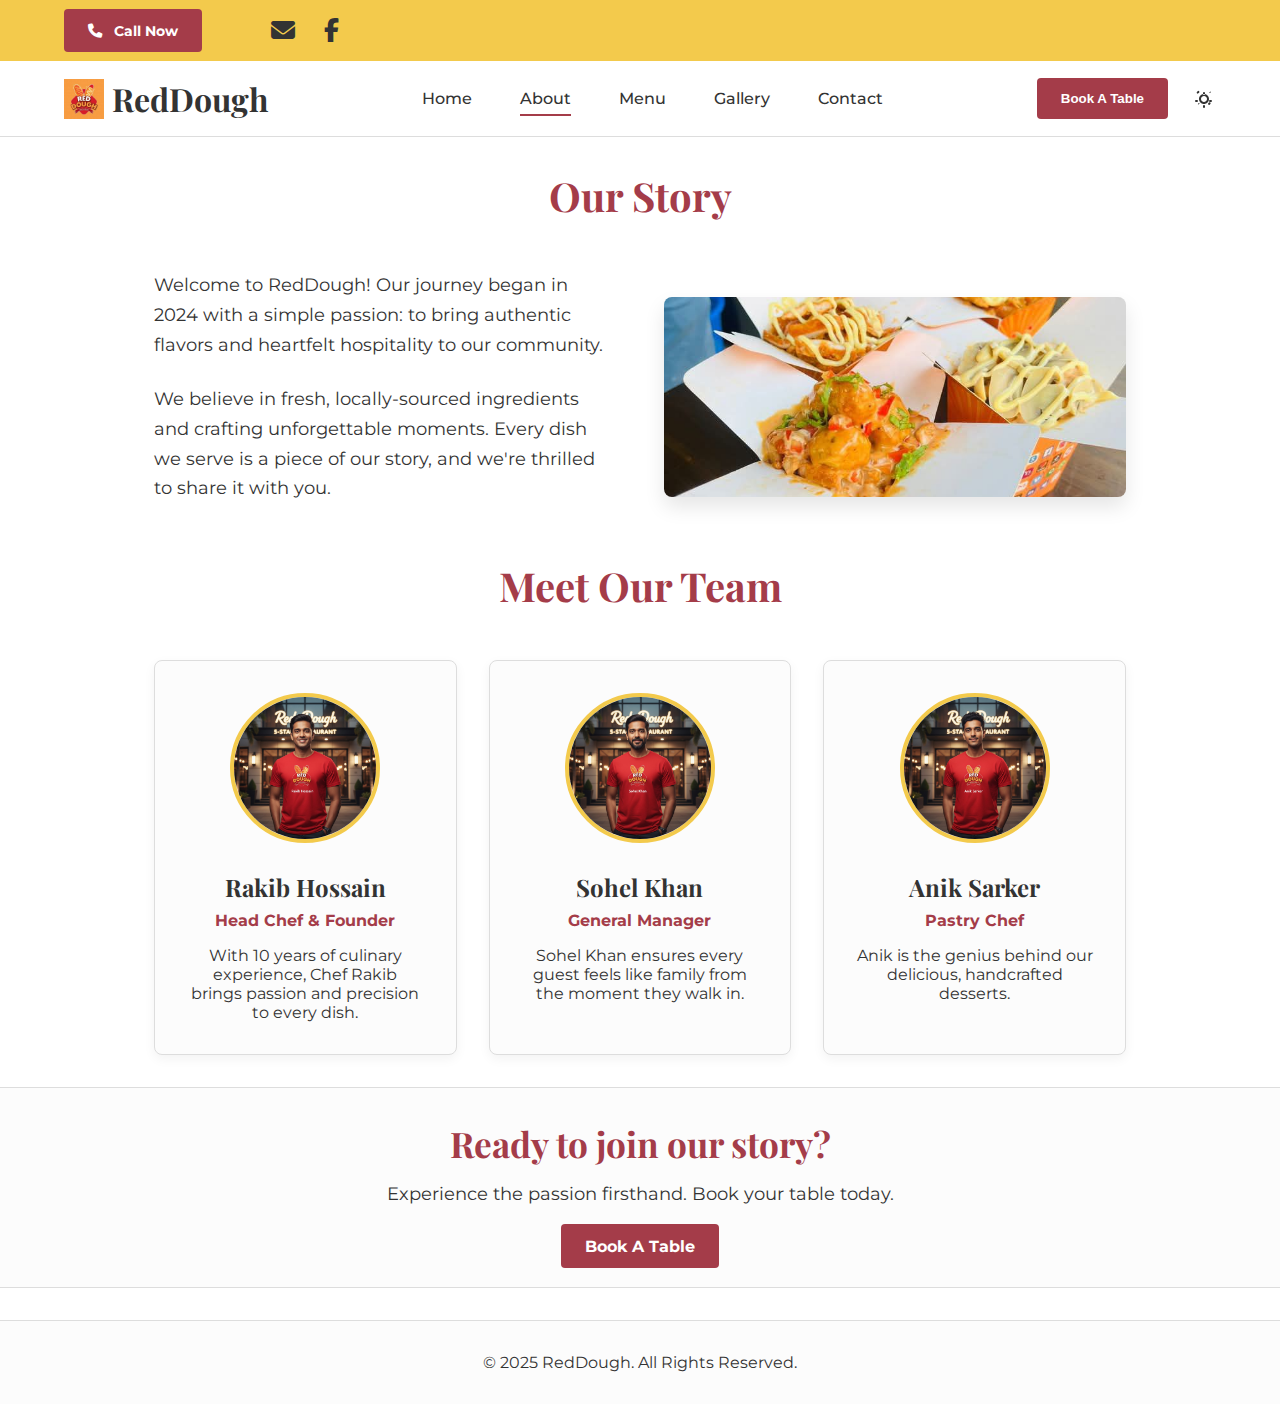
<file: about.html>
<!DOCTYPE html>
<html lang="en">
<head>
    <meta charset="UTF-8">
    <meta name="viewport" content="width=device-width, initial-scale=1.0">
    <title>About Us - RedDoughs</title>
    <link rel="preconnect" href="https://fonts.googleapis.com">
    <link rel="preconnect" href="https://fonts.gstatic.com" crossorigin>
    <link href="https://fonts.googleapis.com/css2?family=Lora:ital,wght@0,400..700;1,400..700&family=Montserrat:ital,wght@0,100..900;1,100..900&family=Playfair+Display:ital,wght@0,400..900;1,400..900&display=swap" rel="stylesheet">
    <link rel="stylesheet" href="https://cdnjs.cloudflare.com/ajax/libs/font-awesome/6.5.2/css/all.min.css">
    <link rel="stylesheet" href="css/global.css">
    <link rel="stylesheet" href="css/about.css">
</head>
<body>
    <header>
        <div class="top-bar">
            <div class="top-bar-info">
                <a href="tel:+8801328226610" class="btn-primary"><i class="fas fa-phone"></i> Call Now</a>


            </div>
            <div class="social-icons">
                <a href="mailto:reddough19@gmail.com"><i class="fas fa-envelope"></i></a>
                <a href="https://www.facebook.com/RedDough1"><i class="fab fa-facebook-f"></i></a>
            </div>
        </div>
        <nav class="main-nav">
            
            <span class="logo">
                <img src="img/logo.jpg" alt="RedDough Logo" class="logo-img"> RedDough</span>
            <ul class="nav-links">
                <li class="nav-close-btn"><i class="fas fa-times"></i></li>
                <li><a href="index.html">Home</a></li>
                <li><a href="about.html" class="active">About</a></li>
                <li><a href="menu.html">Menu</a></li>
                <li><a href="gallery.html">Gallery</a></li>
                <li><a href="contact.html">Contact</a></li>
                <li class="nav-button"><a href="book-table.html" class="btn-primary">Book A Table</a></li>
            </ul>
            <div class="nav-right">
                <button class="btn-primary btn-primary-desktop" onclick="window.location.href='book-table.html'">Book A Table</button>
                <div class="theme-toggle">
                    <svg class="sun" xmlns="http://www.w3.org/2000/svg" viewBox="0 0 24 24" fill="currentColor" width="24" height="24"><path d="M12 7c-2.76 0-5 2.24-5 5s2.24 5 5 5 5-2.24 5-5-2.24-5-5-5zM12 15c-1.65 0-3-1.35-3-3s1.35-3 3-3 3 1.35 3 3-1.35 3-3 3zm0-10a1 1 0 0 1 1 1v1a1 1 0 1 1-2 0V6a1 1 0 0 1 1-1zm0 16a1 1 0 0 1-1-1v-1a1 1 0 1 1 2 0v1a1 1 0 0 1-1 1zm-7-6H4a1 1 0 1 1 0-2h1a1 1 0 1 1 0 2zm14 0h-1a1 1 0 1 1 0-2h1a1 1 0 1 1 0 2zM6.34 6.34a1 1 0 0 1-1.41-1.41l.7-.7a1 1 0 1 1 1.41 1.41l-.7.7zm11.32 11.32a1 1 0 0 1-1.41-1.41l.7-.7a1 1 0 0 1 1.41 1.41l-.7.7zM6.34 17.66a1 1 0 0 1 1.41-1.41l-.7-.7a1 1 0 1 1-1.41 1.41l.7.7zm11.32-11.32a1 1 0 0 1 1.41-1.41l-.7-.7a1 1 0 1 1-1.41 1.41l.7.7z"/></svg>
                    <svg class="moon" xmlns="http://www.w3.org/2000/svg" viewBox="0 0 24 24" fill="currentColor" width="24" height="24"><path d="M12 2.75A9.25 9.25 0 1 0 21.25 12 9.25 9.25 0 0 0 12 2.75zM12 20.25a8.25 8.25 0 0 1 0-16.5 5.22 5.22 0 0 0 0 10.45 8.25 8.25 0 0 1 0 6.05z"/></svg>
                </div>
                 <div class="hamburger">
                    <svg class="hamburger-icon" xmlns="http://www.w3.org/2000/svg" viewBox="0 0 24 24" fill="currentColor" width="28" height="28"><path d="M3 18h18v-2H3v2zm0-5h18v-2H3v2zm0-7v2h18V6H3z"></path></svg>
                </div>
            </div>
        </nav>
    </header>

    <main>
        <section class="about-hero">
        </section>

        <section class="our-story">
            <h2>Our Story</h2>
            <div class="story-container">
                <div class="story-text">
                    <p>Welcome to RedDough! Our journey began in 2024 with a simple passion: to bring authentic flavors and heartfelt hospitality to our community.</p>
                    <p>We believe in fresh, locally-sourced ingredients and crafting unforgettable moments. Every dish we serve is a piece of our story, and we're thrilled to share it with you.</p>
                </div>
                <div class="story-image">
                    <img src="img/story.jpg" alt="Restaurant Interior">
                </div>
            </div>
        </section>

        <section class="meet-team">
            <h2>Meet Our Team</h2>
            <div class="team-grid">
                <article class="team-card">
                    <img src="img/rakib.jpg" alt="Rakib">
                    <h3>Rakib Hossain</h3>
                    <h4>Head Chef & Founder</h4>
                    <p>With 10 years of culinary experience, Chef Rakib brings passion and precision to every dish.</p>
                </article>
                <article class="team-card">
                    <img src="img/sohel.jpg" alt="Sohel">
                    <h3>Sohel Khan</h3>
                    <h4>General Manager</h4>
                    <p>Sohel Khan ensures every guest feels like family from the moment they walk in.</p>
                </article>
                <article class="team-card">
                    <img src="img/anik.jpg" alt="Anik">
                    <h3>Anik Sarker</h3>
                    <h4>Pastry Chef</h4>
                    <p>Anik is the genius behind our delicious, handcrafted desserts.</p>
                </article>
            </div>
        </section>

        <section class="cta-banner">
            <h2>Ready to join our story?</h2>
            <p>Experience the passion firsthand. Book your table today.</p>
            <a href="book-table.html" class="btn-primary">Book A Table</a>
        </section>
    </main>

    <footer>
        <p>&copy; 2025 RedDough. All Rights Reserved.</p>
    </footer>

    <div class="menu-overlay"></div>
    <script src="js/global.js"></script>
</body>
</html>
</file>
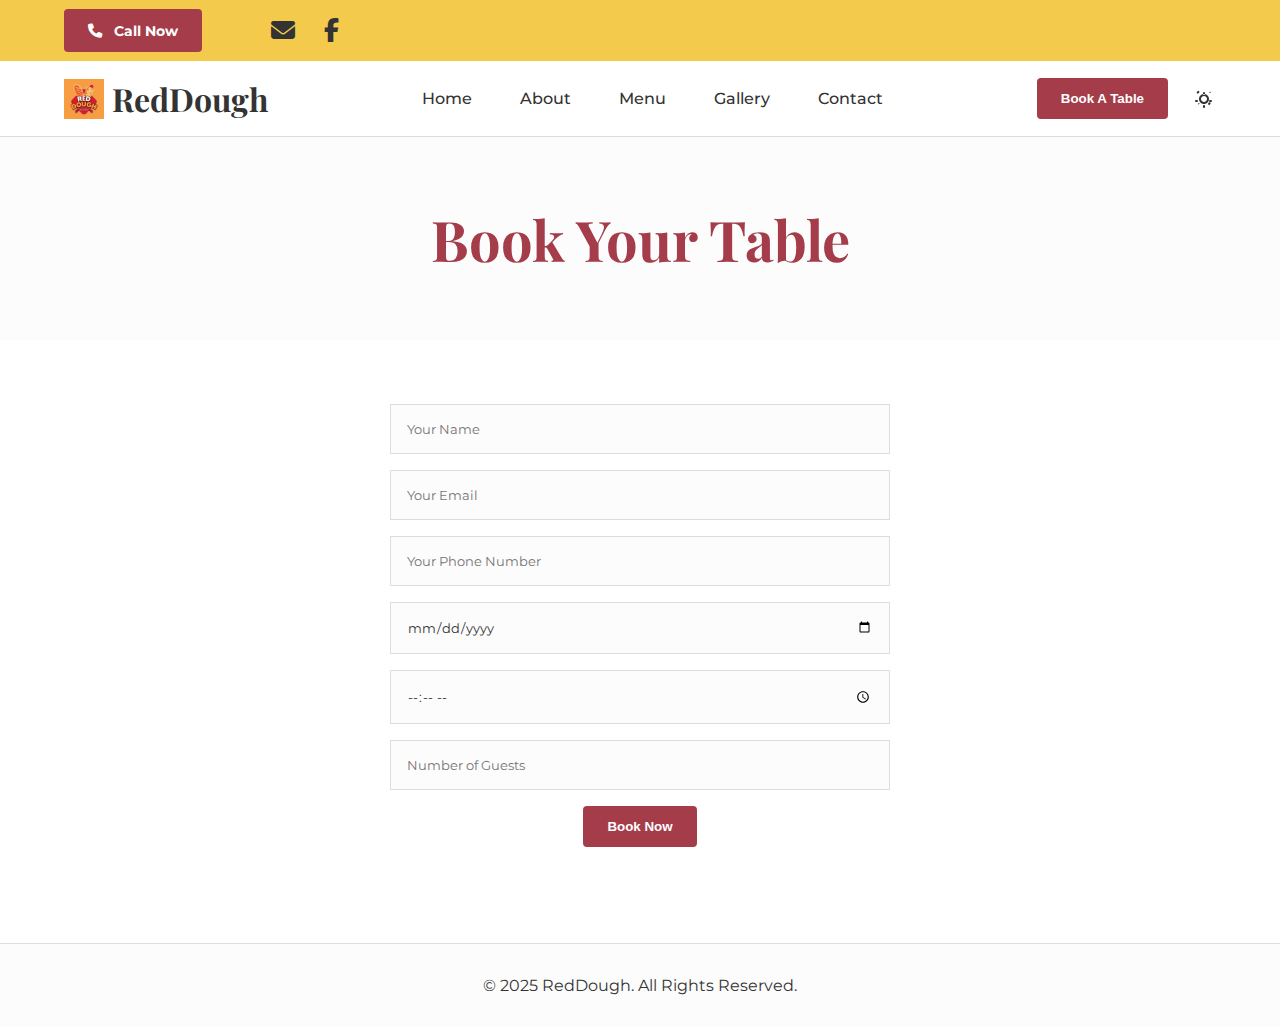
<file: book-table.html>
<!DOCTYPE html>
<html lang="en">
<head>
    <meta charset="UTF-8">
    <meta name="viewport" content="width=device-width, initial-scale=1.0">
    <title>Book a Table - RedDough</title>
    <link rel="preconnect" href="https://fonts.googleapis.com">
    <link rel="preconnect" href="https://fonts.gstatic.com" crossorigin>
    <link href="https://fonts.googleapis.com/css2?family=Lora:ital,wght@0,400..700;1,400..700&family=Montserrat:ital,wght@0,100..900;1,100..900&family=Playfair+Display:ital,wght@0,400..900;1,400..900&display=swap" rel="stylesheet">
    <link rel="stylesheet" href="https://cdnjs.cloudflare.com/ajax/libs/font-awesome/6.5.2/css/all.min.css">
    <link rel="stylesheet" href="css/global.css">
    <link rel="stylesheet" href="css/book-table.css">
</head>
<body>
    <header>
        <div class="top-bar">
            <div class="top-bar-info">
                <a href="tel:+8801328226610" class="btn-primary"><i class="fas fa-phone"></i> Call Now</a>


            </div>
            <div class="social-icons">
                <a href="mailto:reddough19@gmail.com"><i class="fas fa-envelope"></i></a>
                <a href="https://www.facebook.com/RedDough1"><i class="fab fa-facebook-f"></i></a>


            </div>
        </div>
        <nav class="main-nav">
            <span class="logo">
                <img src="img/logo.jpg" alt="RedDough Logo" class="logo-img"> RedDough
            </span>
            <ul class="nav-links">
                <li class="nav-close-btn"><i class="fas fa-times"></i></li>
                <li><a href="index.html">Home</a></li>
                <li><a href="about.html">About</a></li>
                <li><a href="menu.html">Menu</a></li>
                <li><a href="gallery.html">Gallery</a></li>
                <li><a href="contact.html">Contact</a></li>
                <li class="nav-button"><a href="book-table.html" class="btn-primary">Book A Table</a></li>
            </ul>
            <div class="nav-right">
                <button class="btn-primary btn-primary-desktop" onclick="window.location.href='book-table.html'">Book A Table</button>
                <div class="theme-toggle">
                    <svg class="sun" xmlns="http://www.w3.org/2000/svg" viewBox="0 0 24 24" fill="currentColor" width="24" height="24"><path d="M12 7c-2.76 0-5 2.24-5 5s2.24 5 5 5 5-2.24 5-5-2.24-5-5-5zM12 15c-1.65 0-3-1.35-3-3s1.35-3 3-3 3 1.35 3 3-1.35 3-3 3zm0-10a1 1 0 0 1 1 1v1a1 1 0 1 1-2 0V6a1 1 0 0 1 1-1zm0 16a1 1 0 0 1-1-1v-1a1 1 0 1 1 2 0v1a1 1 0 0 1-1 1zm-7-6H4a1 1 0 1 1 0-2h1a1 1 0 1 1 0 2zm14 0h-1a1 1 0 1 1 0-2h1a1 1 0 1 1 0 2zM6.34 6.34a1 1 0 0 1-1.41-1.41l.7-.7a1 1 0 1 1 1.41 1.41l-.7.7zm11.32 11.32a1 1 0 0 1-1.41-1.41l.7-.7a1 1 0 0 1 1.41 1.41l-.7.7zM6.34 17.66a1 1 0 0 1 1.41-1.41l-.7-.7a1 1 0 1 1-1.41 1.41l.7.7zm11.32-11.32a1 1 0 0 1 1.41-1.41l-.7-.7a1 1 0 1 1-1.41 1.41l.7.7z"/></svg>
                    <svg class="moon" xmlns="http://www.w3.org/2000/svg" viewBox="0 0 24 24" fill="currentColor" width="24" height="24"><path d="M12 2.75A9.25 9.25 0 1 0 21.25 12 9.25 9.25 0 0 0 12 2.75zM12 20.25a8.25 8.25 0 0 1 0-16.5 5.22 5.22 0 0 0 0 10.45 8.25 8.25 0 0 1 0 6.05z"/></svg>
                </div>
                 <div class="hamburger">
                    <svg class="hamburger-icon" xmlns="http://www.w3.org/2000/svg" viewBox="0 0 24 24" fill="currentColor" width="28" height="28"><path d="M3 18h18v-2H3v2zm0-5h18v-2H3v2zm0-7v2h18V6H3z"></path></svg>
                </div>
            </div>
        </nav>
    </header>

    <main>
        <section class="book-table-hero">
            <h1>Book Your Table</h1>
        </section>

        <section class="book-table-form-section">
            <form class="book-table-form">
                <input type="text" name="name" placeholder="Your Name" required>
                <input type="email" name="email" placeholder="Your Email" required>
                <input type="tel" name="phone" placeholder="Your Phone Number" required>
                <input type="date" name="date" required>
                <input type="time" name="time" required>
                <input type="number" name="guests" placeholder="Number of Guests" min="1" required>
                <button type="submit" class="btn-primary">Book Now</button>
            </form>
        </section>
    </main>

    <footer>
        <p>&copy; 2025 RedDough. All Rights Reserved.</p>
    </footer>

    <div class="menu-overlay"></div>
    <script src="js/global.js"></script>
    <script src="js/book-table.js"></script>
</body>
</html>
</file>
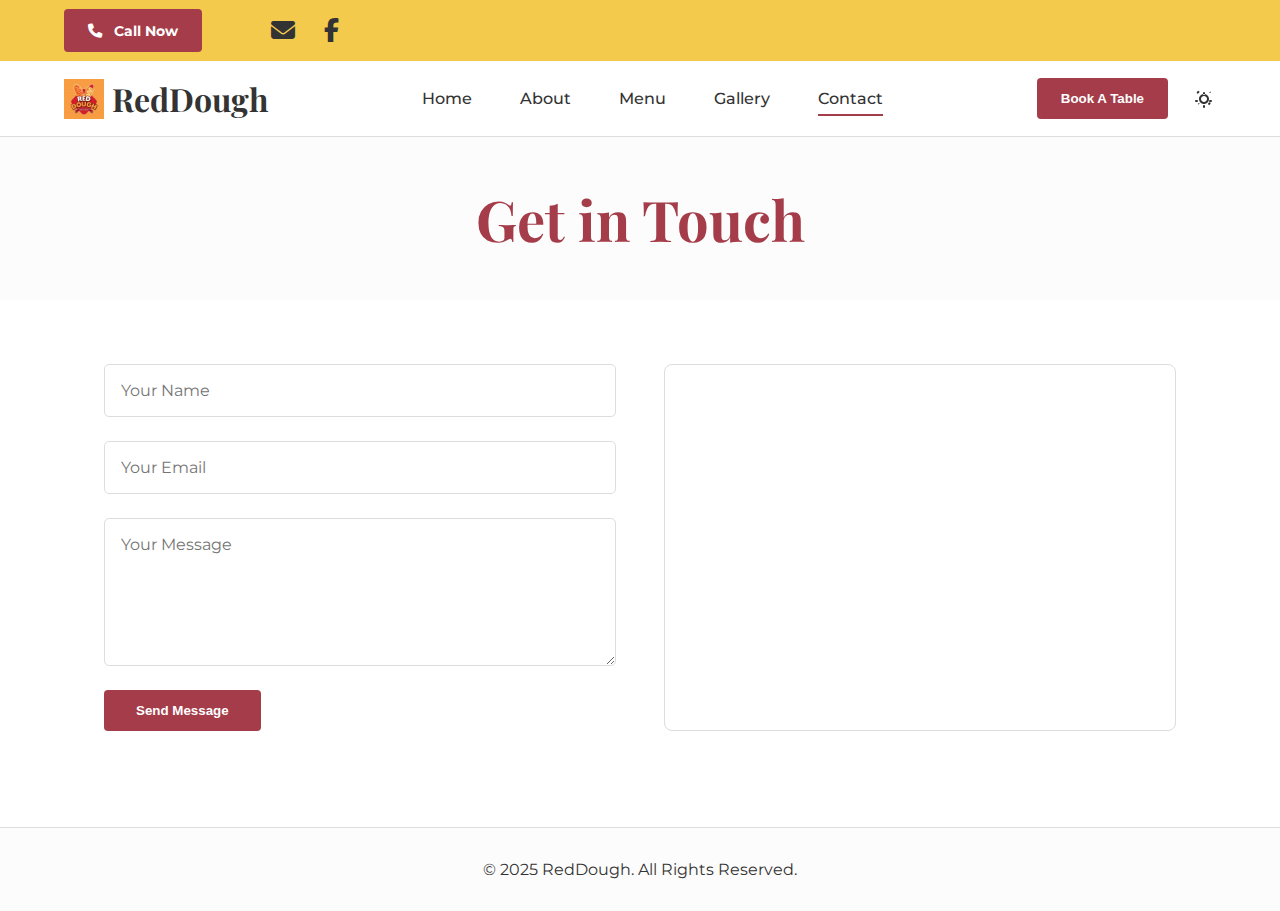
<file: contact.html>
<!DOCTYPE html>
<html lang="en">
<head>
    <meta charset="UTF-8">
    <meta name="viewport" content="width=device-width, initial-scale=1.0">
    <title>Contact Us - RedDough</title>
    <link rel="preconnect" href="https://fonts.googleapis.com">
    <link rel="preconnect" href="https://fonts.gstatic.com" crossorigin>
    <link href="https://fonts.googleapis.com/css2?family=Lora:ital,wght@0,400..700;1,400..700&family=Montserrat:ital,wght@0,100..900;1,100..900&family=Playfair+Display:ital,wght@0,400..900;1,400..900&display=swap" rel="stylesheet">
    <link rel="stylesheet" href="https://cdnjs.cloudflare.com/ajax/libs/font-awesome/6.5.2/css/all.min.css">
    <link rel="stylesheet" href="css/global.css">
    <link rel="stylesheet" href="css/contact.css">
</head>
<body>
    <header>
        <div class="top-bar">
            <div class="top-bar-info">
                <a href="tel:+8801328226610" class="btn-primary"><i class="fas fa-phone"></i> Call Now</a>


            </div>
            <div class="social-icons">
                <a href="mailto:reddough19@gmail.com"><i class="fas fa-envelope"></i></a>
                <a href="https://www.facebook.com/RedDough1"><i class="fab fa-facebook-f"></i></a>




            </div>
        </div>
        <nav class="main-nav">
            <span class="logo">
                <img src="img/logo.jpg" alt="RedDough Logo" class="logo-img"> RedDough
            </span>
            <ul class="nav-links">
                <li class="nav-close-btn"><i class="fas fa-times"></i></li>
                <li><a href="index.html">Home</a></li>
                <li><a href="about.html">About</a></li>
                <li><a href="menu.html">Menu</a></li>
                <li><a href="gallery.html">Gallery</a></li>
                <li><a href="contact.html" class="active">Contact</a></li>
                <li class="nav-button"><a href="book-table.html" class="btn-primary">Book A Table</a></li>
            </ul>
            <div class="nav-right">
                <button class="btn-primary btn-primary-desktop" onclick="window.location.href='book-table.html'">Book A Table</button>
                <div class="theme-toggle">
                    <svg class="sun" xmlns="http://www.w3.org/2000/svg" viewBox="0 0 24 24" fill="currentColor" width="24" height="24"><path d="M12 7c-2.76 0-5 2.24-5 5s2.24 5 5 5 5-2.24 5-5-2.24-5-5-5zM12 15c-1.65 0-3-1.35-3-3s1.35-3 3-3 3 1.35 3 3-1.35 3-3 3zm0-10a1 1 0 0 1 1 1v1a1 1 0 1 1-2 0V6a1 1 0 0 1 1-1zm0 16a1 1 0 0 1-1-1v-1a1 1 0 1 1 2 0v1a1 1 0 0 1-1 1zm-7-6H4a1 1 0 1 1 0-2h1a1 1 0 1 1 0 2zm14 0h-1a1 1 0 1 1 0-2h1a1 1 0 1 1 0 2zM6.34 6.34a1 1 0 0 1-1.41-1.41l.7-.7a1 1 0 1 1 1.41 1.41l-.7.7zm11.32 11.32a1 1 0 0 1-1.41-1.41l.7-.7a1 1 0 0 1 1.41 1.41l-.7.7zM6.34 17.66a1 1 0 0 1 1.41-1.41l-.7-.7a1 1 0 1 1-1.41 1.41l.7.7zm11.32-11.32a1 1 0 0 1 1.41-1.41l-.7-.7a1 1 0 1 1-1.41 1.41l.7.7z"/></svg>
                    <svg class="moon" xmlns="http://www.w3.org/2000/svg" viewBox="0 0 24 24" fill="currentColor" width="24" height="24"><path d="M12 2.75A9.25 9.25 0 1 0 21.25 12 9.25 9.25 0 0 0 12 2.75zM12 20.25a8.25 8.25 0 0 1 0-16.5 5.22 5.22 0 0 0 0 10.45 8.25 8.25 0 0 1 0 6.05z"/></svg>
                </div>
                 <div class="hamburger">
                    <svg class="hamburger-icon" xmlns="http://www.w3.org/2000/svg" viewBox="0 0 24 24" fill="currentColor" width="28" height="28"><path d="M3 18h18v-2H3v2zm0-5h18v-2H3v2zm0-7v2h18V6H3z"></path></svg>
                </div>
            </div>
        </nav>
    </header>

    <main>
        <section class="contact-hero">
            <h1>Get in Touch</h1>
        </section>

        <section class="contact-form-section">
            <div class="contact-form">
                <input type="text" id="contact-name" name="name" placeholder="Your Name" required>
                <input type="email" id="contact-email" name="email" placeholder="Your Email" required>
                <textarea id="contact-message" name="message" placeholder="Your Message" rows="6" required></textarea>
                <button type="button" id="send-message-btn" class="btn-primary">Send Message</button>
            </div>
            <div class="map-placeholder">
                <iframe src="https://www.google.com/maps/embed?pb=!1m18!1m12!1m3!1d3650.499395372942!2d90.3517463149823!3d23.80071898456469!2m3!1f0!2f0!3f0!3m2!1i1024!2i768!4f13.1!3m3!1m2!1s0x3755c1a6a40f909f%3A0x3fe2f7c37c202fe8!2sMirpur-2%2C%20Dhaka!5e0!3m2!1sen!2sbd!4v1678886398539!5m2!1sen!2sbd" width="100%" height="450" style="border:0;" allowfullscreen="" loading="lazy" referrerpolicy="no-referrer-when-downgrade"></iframe>
            </div>
        </section>
    </main>

    <footer>
        <p>&copy; 2025 RedDough. All Rights Reserved.</p>
    </footer>

    <div class="menu-overlay"></div>
    <script src="js/global.js"></script>
    <script src="js/contact.js"></script>
</body>
</html>
</file>
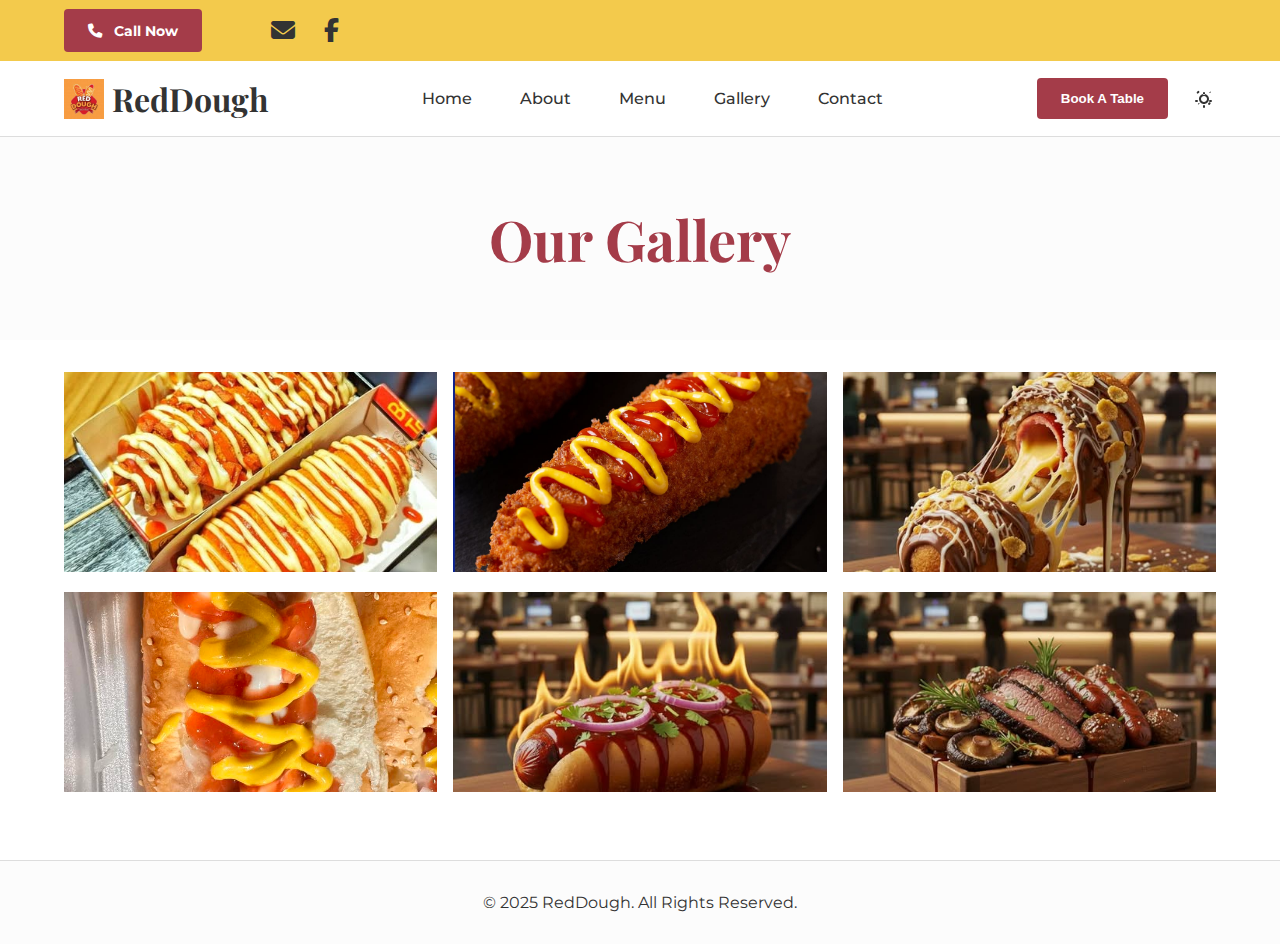
<file: gallery.html>
<!DOCTYPE html>
<html lang="en">
<head>
    <meta charset="UTF-8">
    <meta name="viewport" content="width=device-width, initial-scale=1.0">
    <title>Gallery - RedDough</title>
    <link rel="preconnect" href="https://fonts.googleapis.com">
    <link rel="preconnect" href="https://fonts.gstatic.com" crossorigin>
    <link href="https://fonts.googleapis.com/css2?family=Lora:ital,wght@0,400..700;1,400..700&family=Montserrat:ital,wght@0,100..900;1,100..900&family=Playfair+Display:ital,wght@0,400..900;1,400..900&display=swap" rel="stylesheet">
    <link rel="stylesheet" href="https://cdnjs.cloudflare.com/ajax/libs/font-awesome/6.5.2/css/all.min.css">
    <link rel="stylesheet" href="css/global.css">
    <link rel="stylesheet" href="css/gallery.css">
</head>
<body>
    <header>
        <div class="top-bar">
            <div class="top-bar-info">
                <a href="tel:+8801328226610" class="btn-primary"><i class="fas fa-phone"></i> Call Now</a>


            </div>
            <div class="social-icons">
                <a href="mailto:reddough19@gmail.com"><i class="fas fa-envelope"></i></a>
                <a href="https://www.facebook.com/RedDough1"><i class="fab fa-facebook-f"></i></a>




            </div>
        </div>
        <nav class="main-nav">
            <span class="logo">
                <img src="img/logo.jpg" alt="RedDough Logo" class="logo-img"> RedDough
            </span>
            <ul class="nav-links">
                <li class="nav-close-btn"><i class="fas fa-times"></i></li>
                <li><a href="index.html">Home</a></li>
                <li><a href="about.html">About</a></li>
                <li><a href="menu.html">Menu</a></li>
                <li><a href="gallery.html">Gallery</a></li>
                <li><a href="contact.html">Contact</a></li>
                <li class="nav-button"><a href="book-table.html" class="btn-primary">Book A Table</a></li>
            </ul>
            <div class="nav-right">
                <button class="btn-primary btn-primary-desktop" onclick="window.location.href='book-table.html'">Book A Table</button>
                <div class="theme-toggle">
                    <svg class="sun" xmlns="http://www.w3.org/2000/svg" viewBox="0 0 24 24" fill="currentColor" width="24" height="24"><path d="M12 7c-2.76 0-5 2.24-5 5s2.24 5 5 5 5-2.24 5-5-2.24-5-5-5zM12 15c-1.65 0-3-1.35-3-3s1.35-3 3-3 3 1.35 3 3-1.35 3-3 3zm0-10a1 1 0 0 1 1 1v1a1 1 0 1 1-2 0V6a1 1 0 0 1 1-1zm0 16a1 1 0 0 1-1-1v-1a1 1 0 1 1 2 0v1a1 1 0 0 1-1 1zm-7-6H4a1 1 0 1 1 0-2h1a1 1 0 1 1 0 2zm14 0h-1a1 1 0 1 1 0-2h1a1 1 0 1 1 0 2zM6.34 6.34a1 1 0 0 1-1.41-1.41l.7-.7a1 1 0 1 1 1.41 1.41l-.7.7zm11.32 11.32a1 1 0 0 1-1.41-1.41l.7-.7a1 1 0 0 1 1.41 1.41l-.7.7zM6.34 17.66a1 1 0 0 1 1.41-1.41l-.7-.7a1 1 0 1 1-1.41 1.41l.7.7zm11.32-11.32a1 1 0 0 1 1.41-1.41l-.7-.7a1 1 0 1 1-1.41 1.41l.7.7z"/></svg>
                    <svg class="moon" xmlns="http://www.w3.org/2000/svg" viewBox="0 0 24 24" fill="currentColor" width="24" height="24"><path d="M12 2.75A9.25 9.25 0 1 0 21.25 12 9.25 9.25 0 0 0 12 2.75zM12 20.25a8.25 8.25 0 0 1 0-16.5 5.22 5.22 0 0 0 0 10.45 8.25 8.25 0 0 1 0 6.05z"/></svg>
                </div>
                 <div class="hamburger">
                    <svg class="hamburger-icon" xmlns="http://www.w3.org/2000/svg" viewBox="0 0 24 24" fill="currentColor" width="28" height="28"><path d="M3 18h18v-2H3v2zm0-5h18v-2H3v2zm0-7v2h18V6H3z"></path></svg>
                </div>
            </div>
        </nav>
    </header>

    <main>
        <section class="gallery-hero">
            <h1>Our Gallery</h1>
        </section>

        <section class="gallery-grid">
            <div class="gallery-item"><img src="img/menu1.jpg" alt="Menu 1"></div>
            <div class="gallery-item"><img src="img/menu2.jpg" alt="Menu 2"></div>
            <div class="gallery-item"><img src="img/menu3.jpg" alt="Menu 3"></div>
            <div class="gallery-item"><img src="img/menu4.jpg" alt="Menu 4"></div>
            <div class="gallery-item"><img src="img/menu5.jpg" alt="Menu 5"></div>
            <div class="gallery-item"><img src="img/menu6.jpg" alt="Menu 6"></div>
        </section>
    </main>

    <footer>
        <p>&copy; 2025 RedDough. All Rights Reserved.</p>
    </footer>

    <div class="menu-overlay"></div>
    <script src="js/global.js"></script>
</body>
</html>
</file>
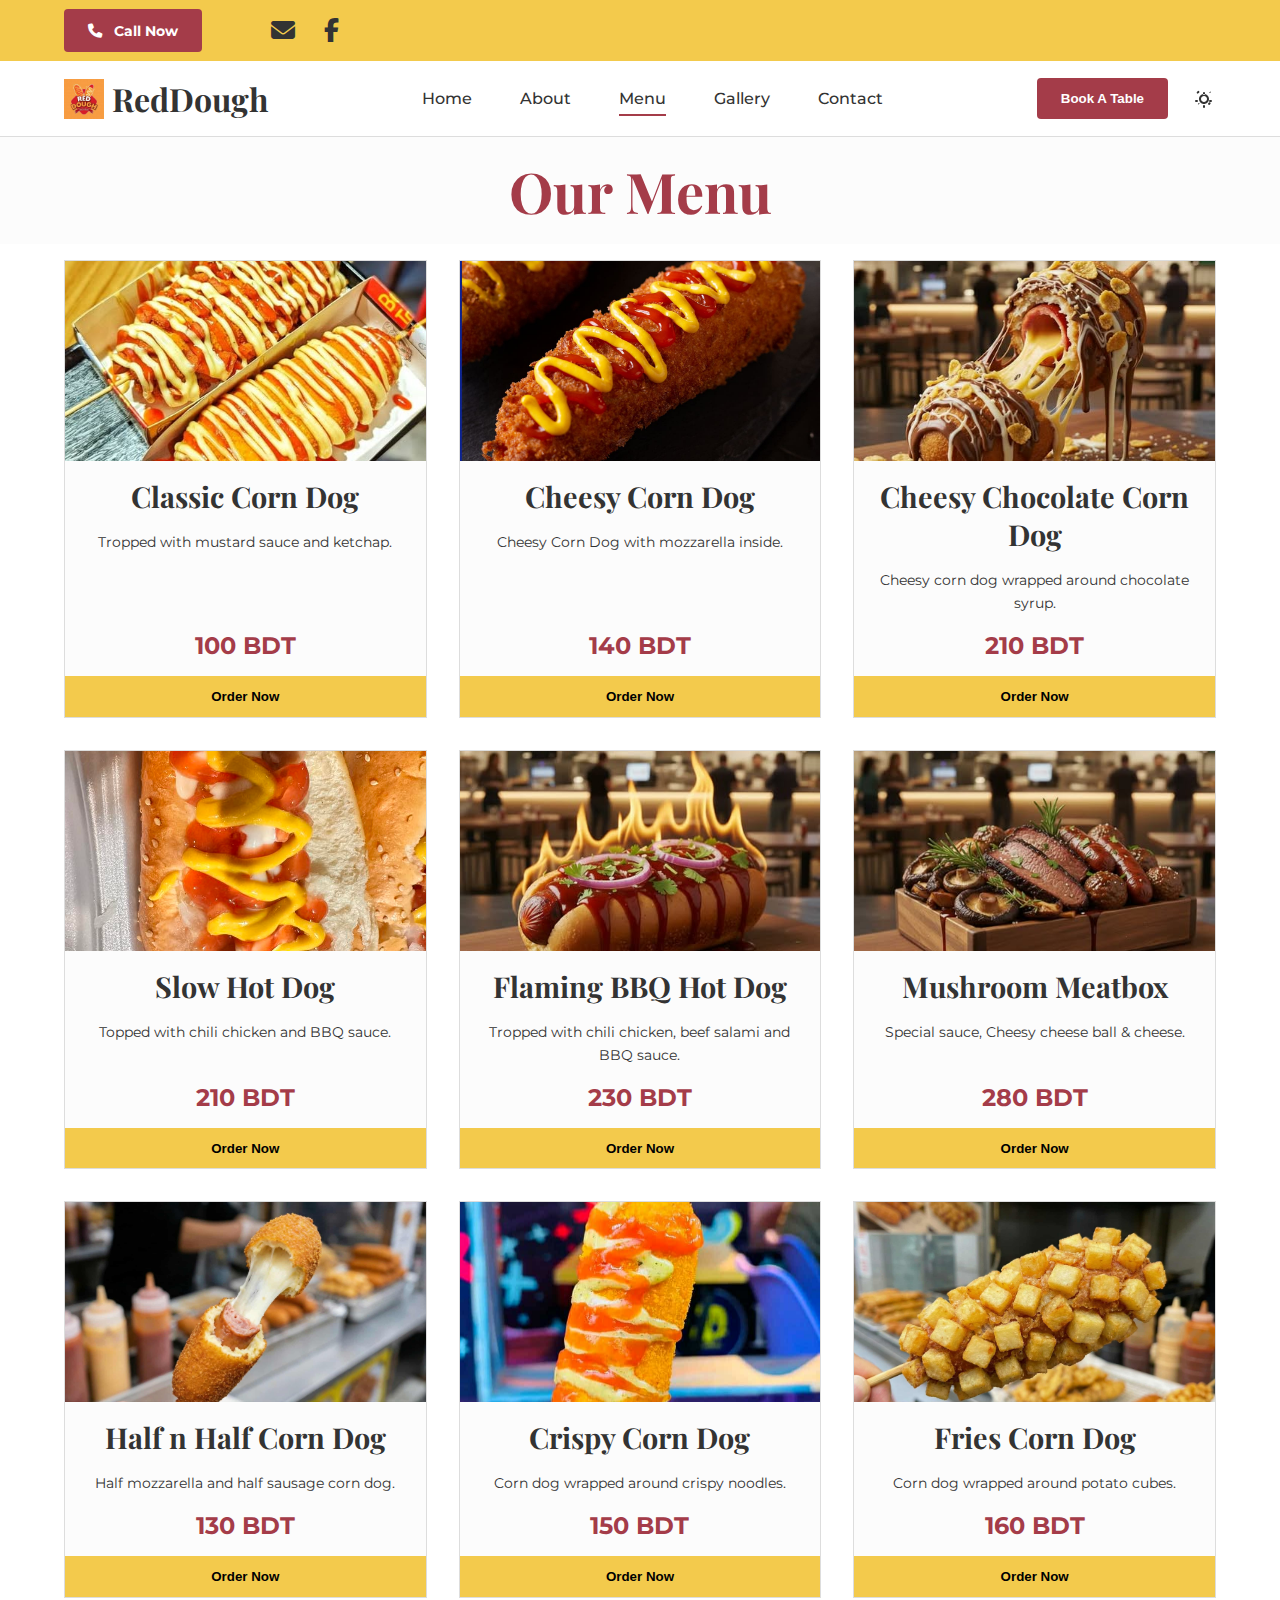
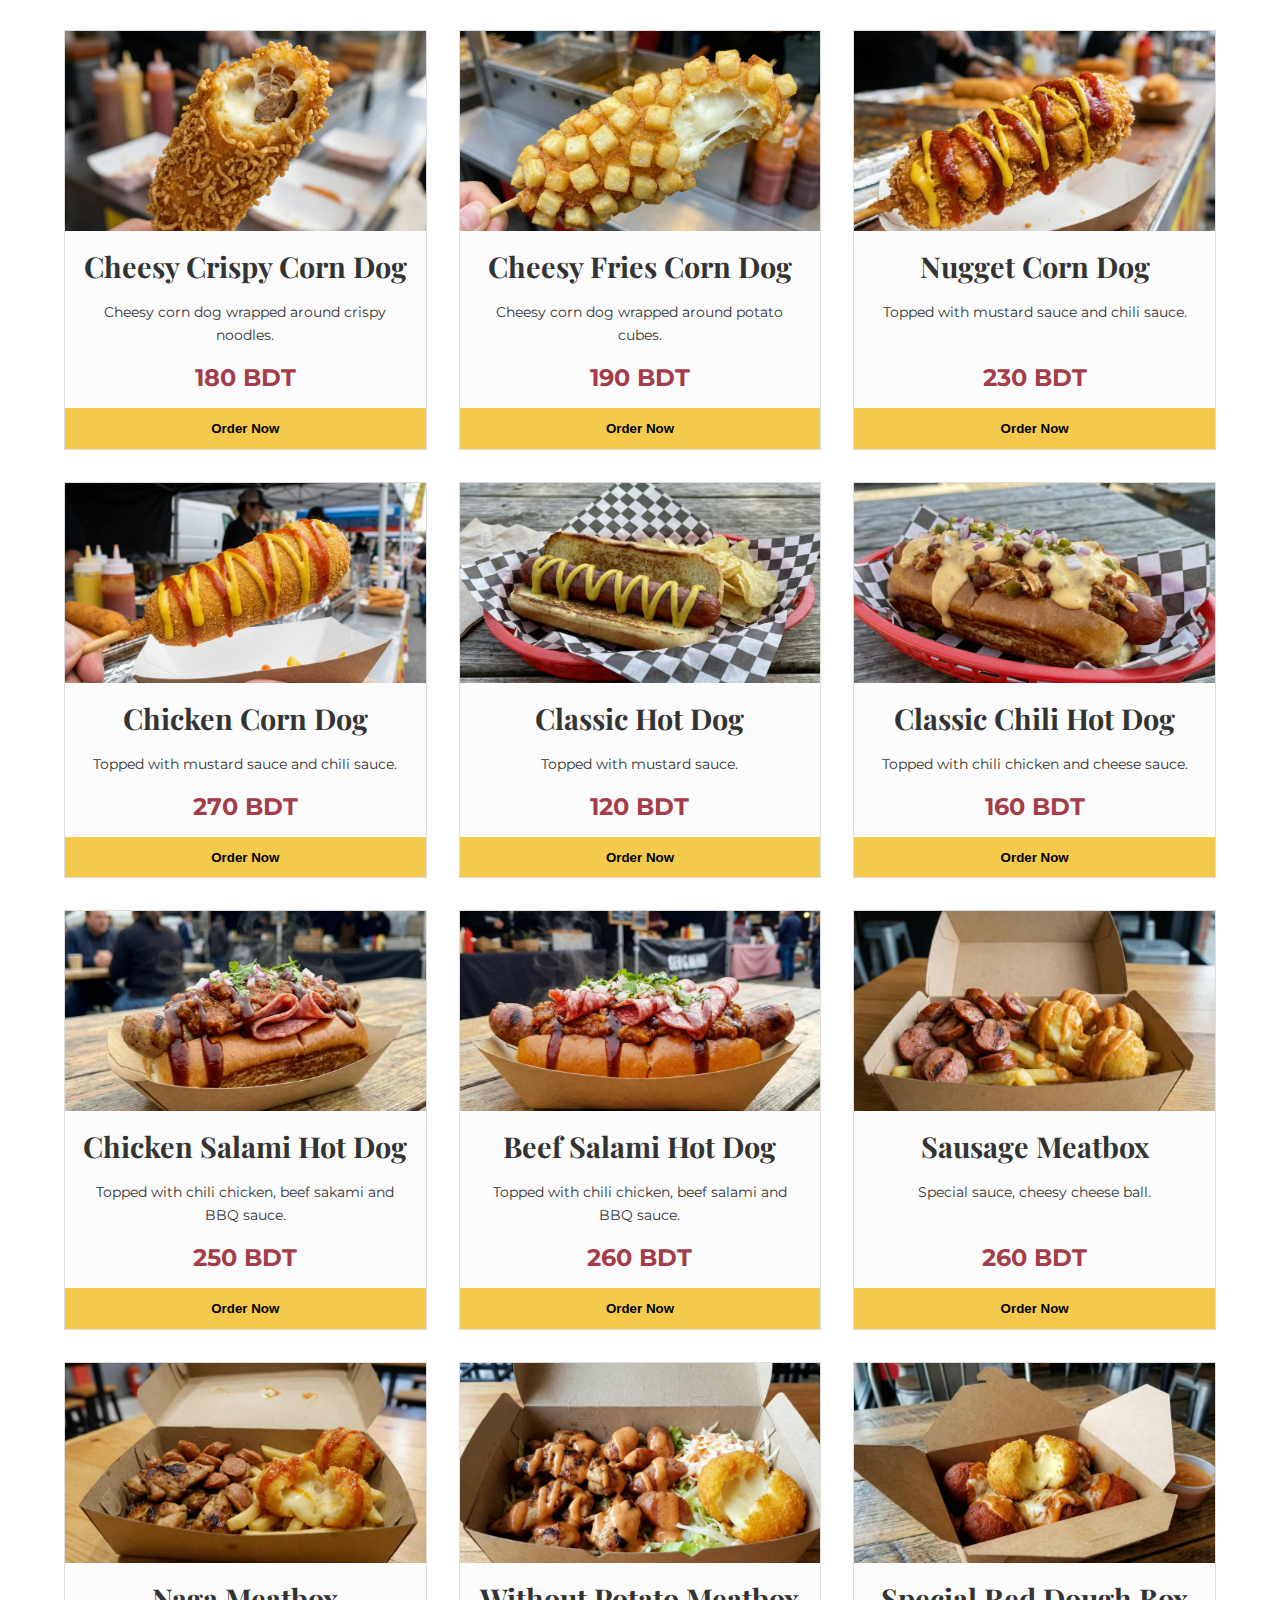
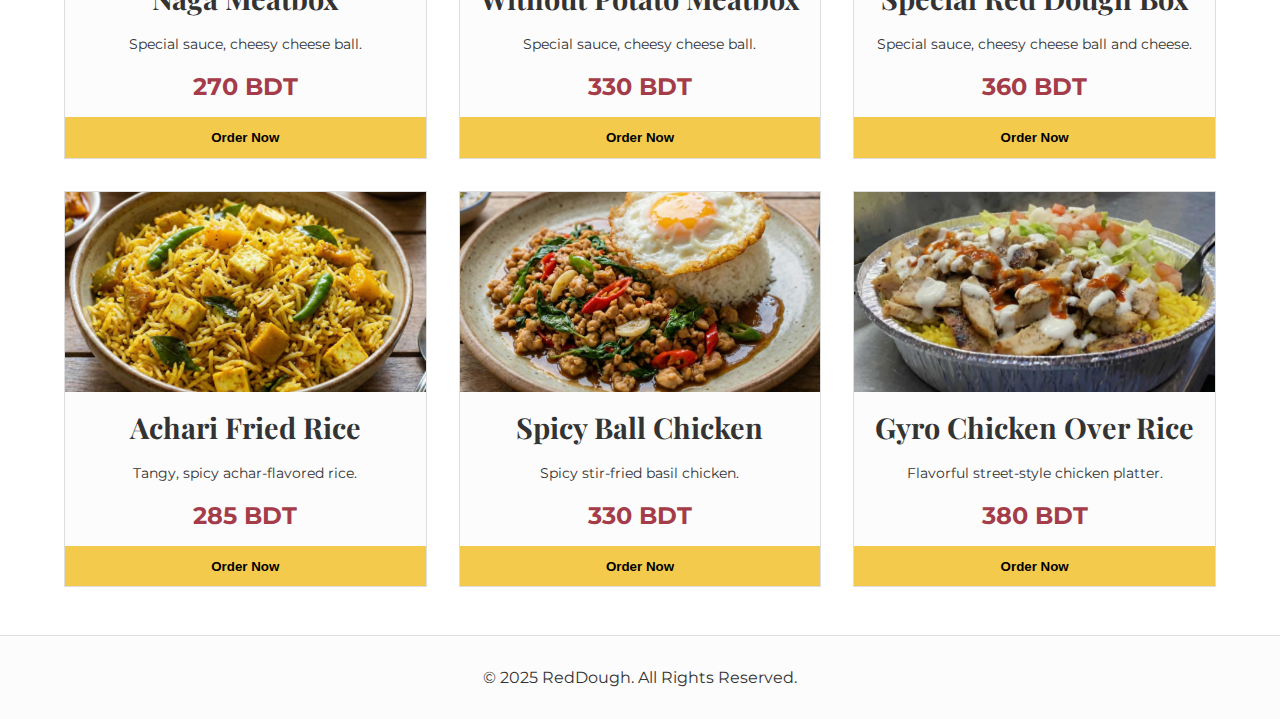
<file: menu.html>
<!DOCTYPE html>
<html lang="en">
<head>
    <meta charset="UTF-8">
    <meta name="viewport" content="width=device-width, initial-scale=1.0">
    <title>Menu - RedDough</title>
    <link rel="preconnect" href="https://fonts.googleapis.com">
    <link rel="preconnect" href="https://fonts.gstatic.com" crossorigin>
    <link href="https://fonts.googleapis.com/css2?family=Lora:ital,wght@0,400..700;1,400..700&family=Montserrat:ital,wght@0,100..900;1,100..900&family=Playfair+Display:ital,wght@0,400..900;1,400..900&display=swap" rel="stylesheet">
    <link rel="stylesheet" href="https://cdnjs.cloudflare.com/ajax/libs/font-awesome/6.5.2/css/all.min.css">
    <link rel="stylesheet" href="css/global.css">
    <link rel="stylesheet" href="css/menu.css">

</head>
<body>
    <header>
        <div class="top-bar">
            <div class="top-bar-info">
                <a href="tel:+8801328226610" class="btn-primary"><i class="fas fa-phone"></i> Call Now</a>


            </div>
            <div class="social-icons">
                <a href="mailto:reddough19@gmail.com"><i class="fas fa-envelope"></i></a>
                <a href="https://www.facebook.com/RedDough1"><i class="fab fa-facebook-f"></i></a>




            </div>
        </div>
        <nav class="main-nav">
            <span class="logo">
                <img src="img/logo.jpg" alt="RedDough Logo" class="logo-img"> RedDough
            </span>
            <ul class="nav-links">
                <li class="nav-close-btn"><i class="fas fa-times"></i></li>
                <li><a href="index.html">Home</a></li>
                <li><a href="about.html">About</a></li>
                <li><a href="menu.html" class="active">Menu</a></li>
                <li><a href="gallery.html">Gallery</a></li>
                <li><a href="contact.html">Contact</a></li>
                <li class="nav-button"><a href="book-table.html" class="btn-primary">Book A Table</a></li>
            </ul>
            <div class="nav-right">
                <button class="btn-primary btn-primary-desktop" onclick="window.location.href='book-table.html'">Book A Table</button>
                <div class="theme-toggle">
                    <svg class="sun" xmlns="http://www.w3.org/2000/svg" viewBox="0 0 24 24" fill="currentColor" width="24" height="24"><path d="M12 7c-2.76 0-5 2.24-5 5s2.24 5 5 5 5-2.24 5-5-2.24-5-5-5zM12 15c-1.65 0-3-1.35-3-3s1.35-3 3-3 3 1.35 3 3-1.35 3-3 3zm0-10a1 1 0 0 1 1 1v1a1 1 0 1 1-2 0V6a1 1 0 0 1 1-1zm0 16a1 1 0 0 1-1-1v-1a1 1 0 1 1 2 0v1a1 1 0 0 1-1 1zm-7-6H4a1 1 0 1 1 0-2h1a1 1 0 1 1 0 2zm14 0h-1a1 1 0 1 1 0-2h1a1 1 0 1 1 0 2zM6.34 6.34a1 1 0 0 1-1.41-1.41l.7-.7a1 1 0 1 1 1.41 1.41l-.7.7zm11.32 11.32a1 1 0 0 1-1.41-1.41l.7-.7a1 1 0 0 1 1.41 1.41l-.7.7zM6.34 17.66a1 1 0 0 1 1.41-1.41l-.7-.7a1 1 0 1 1-1.41 1.41l.7.7zm11.32-11.32a1 1 0 0 1 1.41-1.41l-.7-.7a1 1 0 1 1-1.41 1.41l.7.7z"/></svg>
                    <svg class="moon" xmlns="http://www.w3.org/2000/svg" viewBox="0 0 24 24" fill="currentColor" width="24" height="24"><path d="M12 2.75A9.25 9.25 0 1 0 21.25 12 9.25 9.25 0 0 0 12 2.75zM12 20.25a8.25 8.25 0 0 1 0-16.5 5.22 5.22 0 0 0 0 10.45 8.25 8.25 0 0 1 0 6.05z"/></svg>
                </div>
                 <div class="hamburger">
                    <svg class="hamburger-icon" xmlns="http://www.w3.org/2000/svg" viewBox="0 0 24 24" fill="currentColor" width="28" height="28"><path d="M3 18h18v-2H3v2zm0-5h18v-2H3v2zm0-7v2h18V6H3z"></path></svg>
                </div>
            </div>
        </nav>
    </header>

    <main>
        <section class="menu-hero">
            <h1>Our Menu</h1>
        </section>



        <section class="menu-items">
            <div class="menu-card">
                <img src="img/menu1.jpg" alt="Menu Item 1">
                <div class="menu-card-content">
                    <h3>Classic Corn Dog</h3>
                    <p> Tropped with mustard sauce and ketchap.</p>
                </div>
                <span class="price">100 BDT</span>
                <button class="btn-buy">Order Now</button>
            </div>
            <div class="menu-card">
                <img src="img/menu2.jpg" alt="Menu Item 2">
                <div class="menu-card-content">
                    <h3>Cheesy Corn Dog</h3>
                    <p>Cheesy Corn Dog with mozzarella inside.</p>
                </div>
                <span class="price">140 BDT</span>
                <button class="btn-buy">Order Now</button>
            </div>
            <div class="menu-card">
                <img src="img/menu3.jpg" alt="Menu Item 3">
                <div class="menu-card-content">
                    <h3>Cheesy Chocolate Corn Dog</h3>
                    <p>Cheesy corn dog wrapped around chocolate syrup.</p>
                </div>
                <span class="price">210 BDT</span>
                <button class="btn-buy">Order Now</button>
            </div>
             <div class="menu-card">
                <img src="img/menu4.jpg" alt="Menu Item 4">
                <div class="menu-card-content">
                    <h3>Slow Hot Dog</h3>
                    <p>Topped with chili chicken and BBQ sauce.</p>
                </div>
                <span class="price">210 BDT</span>
                <button class="btn-buy">Order Now</button>
            </div>
            <div class="menu-card">
                <img src="img/menu5.jpg" alt="Flaming BBQ Hot Dog">
                <div class="menu-card-content">
                    <h3>Flaming BBQ Hot Dog</h3>
                    <p>Tropped with chili chicken, beef salami and BBQ sauce.</p>
                </div>
                <span class="price">230 BDT</span>
                <button class="btn-buy">Order Now</button>
            </div>
            <div class="menu-card">
                <img src="img/menu6.jpg" alt="Mushroom Meatbox">
                <div class="menu-card-content">
                    <h3>Mushroom Meatbox</h3>
                    <p>Special sauce, Cheesy cheese ball & cheese.</p>
                </div>
                <span class="price">280 BDT</span>
                <button class="btn-buy">Order Now</button>
            </div>
            <div class="menu-card">
                <img src="img/menu7.jpg" alt="Menu Item 7">
                <div class="menu-card-content">
                    <h3>Half n Half Corn Dog</h3>
                    <p>Half mozzarella and half sausage corn dog.</p>
                </div>
                <span class="price">130 BDT</span>
                <button class="btn-buy">Order Now</button>
            </div>
            <div class="menu-card">
                <img src="img/menu8.jpg" alt="Menu Item 8">
                <div class="menu-card-content">
                    <h3>Crispy Corn Dog</h3>
                    <p>Corn dog wrapped around crispy noodles.</p>
                </div>
                <span class="price">150 BDT</span>
                <button class="btn-buy">Order Now</button>
            </div>
            <div class="menu-card">
                <img src="img/menu9.jpg" alt="Menu Item 9">
                <div class="menu-card-content">
                    <h3>Fries Corn Dog</h3>
                    <p>Corn dog wrapped around potato cubes.</p>
                </div>
                <span class="price">160 BDT</span>
                <button class="btn-buy">Order Now</button>
            </div>
            <div class="menu-card">
                <img src="img/menu10.jpg" alt="Menu Item 10">
                <div class="menu-card-content">
                    <h3>Cheesy Crispy Corn Dog</h3>
                    <p>Cheesy corn dog wrapped around crispy noodles.</p>
                </div>
                <span class="price">180 BDT</span>
                <button class="btn-buy">Order Now</button>
            </div>
            <div class="menu-card">
                <img src="img/menu11.jpg" alt="Menu Item 11">
                <div class="menu-card-content">
                    <h3>Cheesy Fries Corn Dog</h3>
                    <p>Cheesy corn dog wrapped around potato cubes.</p>
                </div>
                <span class="price">190 BDT</span>
                <button class="btn-buy">Order Now</button>
            </div>
            <div class="menu-card">
                <img src="img/menu12.jpg" alt="Menu Item 12">
                <div class="menu-card-content">
                    <h3>Nugget Corn Dog</h3>
                    <p>Topped with mustard sauce and chili sauce.</p>
                </div>
                <span class="price">230 BDT</span>
                <button class="btn-buy">Order Now</button>
            </div>
            <div class="menu-card">
                <img src="img/menu13.jpg" alt="Menu Item 13">
                <div class.  menu-card-content">
                    <h3>Chicken Corn Dog</h3>
                    <p>Topped with mustard sauce and chili sauce.</p>
                </div>
                <span class="price">270 BDT</span>
                <button class="btn-buy">Order Now</button>
            </div>
            <div class="menu-card">
                <img src="img/menu14.jpg" alt="Menu Item 14">
                <div class="menu-card-content">
                    <h3>Classic Hot Dog</h3>
                    <p>Topped with mustard sauce.</p>
                </div>
                <span class="price">120 BDT</span>
                <button class="btn-buy">Order Now</button>
            </div>
            <div class="menu-card">
                <img src="img/menu15.jpg" alt="Menu Item 15">
                <div class="menu-card-content">
                    <h3>Classic Chili Hot Dog</h3>
                    <p>Topped with chili chicken and cheese sauce.</p>
                </div>
                <span class="price">160 BDT</span>
                <button class="btn-buy">Order Now</button>
            </div>
            <div class="menu-card">
                <img src="img/menu16.jpg" alt="Menu Item 16">
                <div class="menu-card-content">
                    <h3>Chicken Salami Hot Dog</h3>
                    <p>Topped with chili chicken, beef sakami and BBQ sauce.</p>
                </div>
                <span class="price">250 BDT</span>
                <button class="btn-buy">Order Now</button>
            </div>
            <div class="menu-card">
                <img src="img/menu17.jpg" alt="Menu Item 17">
                <div class="menu-card-content">
                    <h3>Beef Salami Hot Dog</h3>
                    <p>Topped with chili chicken, beef salami and BBQ sauce.</p>
                </div>
                <span class="price">260 BDT</span>
                <button class="btn-buy">Order Now</button>
            </div>
            <div class="menu-card">
                <img src="img/menu18.jpg" alt="Menu Item 18">
                <div class="menu-card-content">
                    <h3>Sausage Meatbox</h3>
                    <p>Special sauce, cheesy cheese ball.</p>
                </div>
                <span class="price">260 BDT</span>
                <button class="btn-buy">Order Now</button>
            </div>
            <div class="menu-card">
                <img src="img/menu19.jpg" alt="Menu Item 19">
                <div class="menu-card-content">
                    <h3>Naga Meatbox</h3>
                    <p>Special sauce, cheesy cheese ball.</p>
                </div>
                <span class="price">270 BDT</span>
                <button class="btn-buy">Order Now</button>
            </div>
            <div class="menu-card">
                <img src="img/menu20.jpg" alt="Menu Item 20">
                <div class="menu-card-content">
                    <h3>Without Potato Meatbox</h3>
                    <p>Special sauce, cheesy cheese ball.</p>
                </div>
                <span class="price">330 BDT</span>
                <button class="btn-buy">Order Now</button>
            </div>
            <div class="menu-card">
                <img src="img/menu21.jpg" alt="Menu Item 21">
                <div class="menu-card-content">
                    <h3>Special Red Dough Box</h3>
                    <p>Special sauce, cheesy cheese ball and cheese.</p>
                </div>
                <span class="price">360 BDT</span>
                <button class="btn-buy">Order Now</button>
            </div>
            <div class="menu-card">
                <img src="img/menu22.jpg" alt="Menu Item 22">
                <div class="menu-card-content">
                    <h3>Achari Fried Rice</h3>
                    <p>Tangy, spicy achar-flavored rice.</p>
                </div>
                <span class="price">285 BDT</span>
                <button class="btn-buy">Order Now</button>
            </div>
            <div class="menu-card">
                <img src="img/menu23.jpg" alt="Menu Item 23">
                <div class="menu-card-content">
                    <h3>Spicy Ball Chicken</h3>
                    <p>Spicy stir-fried basil chicken.</p>
                </div>
                <span class="price">330 BDT</span>
                <button class="btn-buy">Order Now</button>
            </div>
            <div class="menu-card">
                <img src="img/menu24.jpg" alt="Menu Item 24">
                <div class="menu-card-content">
                    <h3>Gyro Chicken Over Rice</h3>
                    <p>Flavorful street-style chicken platter.</p>
                </div>
                <span class="price">380 BDT</span>
                <button class="btn-buy">Order Now</button>
            </div>
        </section>
    </main>

    <footer>
        <p>&copy; 2025 RedDough. All Rights Reserved.</p>
    </footer>

    <div class="menu-overlay"></div>
    <script src="js/global.js"></script>
    <script src="js/menu.js"></script>
</body>
</html>
</file>
<file: css/global.css>
:root {
    --primary-color: #f3ca4c;
    --secondary-color: #a43c49;
    --text-color: #333333;
    --bg-color: #FFFFFF;
    --bg-light: #FCFCFC;
    --border-color: #ddd;
    --serif-font: 'Playfair Display', serif;
    --sans-serif-font: 'Montserrat', sans-serif;
}

[data-theme='dark'] {
    --text-color: #FFFFFF;
    --bg-color: #1a1a1a;
    --bg-light: #2a2a2a;
    --border-color: #555;
}

* {
    margin: 0;
    padding: 0;
    box-sizing: border-box;
}

body {
    font-family: var(--sans-serif-font);
    background-color: var(--bg-color);
    color: var(--text-color);
    transition: background-color 0.3s, color 0.3s;
}

a {
    text-decoration: none;
    color: inherit;
}

ul {
    list-style: none;
}

/* Header */
.top-bar {
    background-color: var(--primary-color);
    color: #000;
    display: flex;
    flex-direction: row; /* Single horizontal row */
    justify-content: flex-start; /* Align to the left */
    align-items: center; /* Vertically center items */
    gap: 2rem; /* Space between info and icons */
    padding: 0.5rem 5%;
    font-size: 0.9rem;
}

.top-bar-info a {
    margin-right: 1.5rem;
}

.top-bar-info i {
    margin-right: 0.5rem;
}

.social-icons {
    margin-top: 0.5rem; /* Add some space between call now and social icons */
}

.social-icons {
    text-align: center;
    padding-bottom: 0.5rem;
}

.social-icons a {
    font-size: 1.5rem;  /* Makes the icons bigger */
    margin: 0 0.8rem;   /* Adds space between icons */
    color: var(--text-color); /* Ensures they follow dark/light mode */
}

.main-nav {
    background-color: var(--bg-color);
    display: flex;
    justify-content: space-between;
    align-items: center;
    padding: 1rem 5%;
    border-bottom: 1px solid var(--border-color);
    transition: background-color 0.3s;
}

.logo {
    font-family: var(--serif-font);
    font-size: 2rem;
    font-weight: bold;
    display: flex;
    align-items: center;
}

.logo-img { /* আপনি এই ক্লাসটি ব্যবহার করেননি, কিন্তু এটি এখানে থাকল */
    width: 40px;
    height: 40px;
    margin-right: 0.5rem;
    vertical-align: middle;
}

.nav-links {
    display: flex;
    align-items: center;
}

.nav-links li {
    margin: 0 1.5rem;
}

.nav-links a {
    font-weight: 500;
    position: relative;
    padding-bottom: 0.5rem;
}

/* এই কোডটি সঠিক আছে। কাজ না করলে Hard Reload (Ctrl+Shift+R) করুন */
.nav-links a.active::after, 
.nav-links a:hover::after {
    content: '';
    position: absolute;
    bottom: 0;
    left: 0;
    width: 100%;
    height: 2px;
    background-color: var(--secondary-color);
}

/* এই কোডটিও সঠিক আছে। */
header .main-nav .nav-links li a.active::after {
    background-color: var(--secondary-color) !important;
}

.dropdown {
    position: relative;
}

.dropdown-content {
    display: none;
    position: absolute;
    top: 100%;
    left: 0;
    background-color: var(--bg-light);
    border: 1px solid var(--border-color);
    min-width: 160px;
    z-index: 10;
}

.dropdown-content li {
    margin: 0;
}

.dropdown-content a {
    padding: 0.75rem 1rem;
    display: block;
}

.dropdown-content a:hover {
    background-color: var(--primary-color);
    color: #000;
}

.dropdown:hover .dropdown-content {
    display: block;
}

.nav-right {
    display: flex;
    align-items: center;
}

.btn-primary {
    background-color: var(--secondary-color);
    color: #fff;
    border: none;
    padding: 0.8rem 1.5rem;
    font-weight: bold;
    cursor: pointer;
    transition: background-color 0.3s;
    border-radius: 4px; /* Added for consistency */
}

.btn-primary:hover {
    background-color: #8a303a;
}

.theme-toggle {
    /* FIX 1: ডেস্কটপ ভিউতে ডার্ক মোড আইকন দেখানোর জন্য */
    display: flex; 
    align-items: center;
    justify-content: center;
    margin-left: 1.5rem;
    cursor: pointer;
    line-height: 0; 
}

.theme-toggle .moon {
    display: none;
}

[data-theme='dark'] .theme-toggle .sun {
    display: none;
}

[data-theme='dark'] .theme-toggle .moon {
    display: block;
}

.hamburger {
    display: none;
    cursor: pointer;
    margin-left: 1.5rem;
    line-height: 0; /* For alignment */
}

/* FIX 2: "X" বাটনটি ডেস্কটপে লুকানোর জন্য এই নতুন রুলটি যোগ করা হলো */
.nav-close-btn {
    display: none;
}

/* Footer */
footer {
    background-color: var(--bg-light);
    text-align: center;
    padding: 2rem;
    margin-top: 2rem;
    border-top: 1px solid var(--border-color);
}

.nav-links li.nav-button {
    display: none; /* Hide button in nav links on desktop */
}

/* Responsive */
@media (max-width: 992px) {
    .nav-links {
        position: fixed;
        top: 0;
        right: 0;
        height: 100vh;
        width: 280px;
        background-color: var(--bg-color);
        box-shadow: -5px 0 15px rgba(0,0,0,0.1);
        flex-direction: column;
        justify-content: flex-start; /* উপর থেকে অ্যালাইন শুরু করার জন্য */
        transform: translateX(100%);
        transition: transform 0.3s ease-in-out;
        z-index: 1000; 
        display: flex; 
        align-items: flex-start; /* সব আইটেম বামে অ্যালাইন করার জন্য */
        padding: 2rem 3rem; 
    }

    .nav-links.active {
        transform: translateX(0%);
    }

    .nav-links li {
        margin: 1rem 0;
        /* FIX 3: বাটন ও লিঙ্কগুলো বামে অ্যালাইন করার জন্য */
        text-align: left;
        width: 100%; /* সব li যেন পুরো প্রস্থ নেয় */
    }

    .nav-links li.nav-button {
        display: block; 
        margin-left: 0; /* FIX 4: বাটনকে বামে অ্যালাইন করার জন্য */
    }

    .nav-links li.nav-button a {
        display: inline-block;
        padding: 0.8rem 1.5rem;
    }

    .nav-links li.nav-button a::after {
        display: none; 
    }

    .nav-right .btn-primary-desktop {
        display: none; 
    }

    /* .nav-right .theme-toggle - এটি ঠিক আছে, পরিবর্তনের দরকার নেই */

    .hamburger {
        display: block;
    }

    .top-bar {
        display: flex;
        flex-direction: row;          /* Forces a horizontal row */
        justify-content: space-between;  /* Pushes items to opposite ends */
        align-items: center;           /* Vertically centers them */
        padding: 0.5rem 1rem;            /* Reduces vertical padding to make it thin */
    }

    .top-bar .btn-primary {
        padding: 0.5rem 1rem;
        font-size: 0.9rem;
        margin: 0;
    }

    .top-bar-info {
        margin-bottom: 0;
    }

    .social-icons {
        margin: 0; /* Removes extra vertical space */
        display: flex;
        align-items: center; /* এটি আপনার আইকনগুলোকে ভার্টিক্যালি সেন্টারে রাখবে */
    }

    .nav-close-btn {
        display: block; /* "X" বাটনটি মোবাইলে দেখানোর জন্য */
        text-align: right; 
        width: 100%;
        font-size: 1.5rem;
        margin-bottom: 2rem;
    }

    .menu-overlay {
        display: none;
        position: fixed;
        top: 0; left: 0; width: 100%; height: 100%;
        background-color: rgba(0, 0, 0, 0.5);
        z-index: 998; /* মেন্যুর (1000) চেয়ে কম */
    }

    .menu-overlay.active {
        display: block;
    }
}

@media (max-width: 576px) {
    .top-bar-info a {
        display: block;
        margin: 0.5rem 0;
    }
    .main-nav {
        padding: 1rem;
    }
    .logo {
        font-size: 1.5rem;
    }
}
</file>
<file: css/about.css>
/* General About Page Styles */
.about-header {
    /* (You can add a specific header image for the about page here if you want) */
}

main h2 {
    font-family: var(--serif-font);
    font-size: 2.5rem;
    color: var(--secondary-color);
    text-align: center;
    margin-bottom: 3rem;
    margin-top: 2rem;
}

/* Story Section */
.story-container {
    display: grid;
    grid-template-columns: 1fr 1fr;
    gap: 3rem;
    align-items: center;
    max-width: 1100px;
    margin: 0 auto;
    padding: 0 5%;
}

.story-text p {
    font-size: 1.1rem;
    line-height: 1.7;
    margin-bottom: 1.5rem;
    color: var(--text-color-secondary);
}

.story-image img {
    width: 100%;
    height: 200px;
    object-fit: cover;
    border-radius: 8px;
    box-shadow: 0 10px 20px rgba(0,0,0,0.1);
}

/* Team Section */
.team-grid {
    display: grid;
    grid-template-columns: repeat(3, 1fr);
    gap: 2rem;
    max-width: 1100px;
    margin: 0 auto;
    padding: 0 5%;
}

.team-card {
    background-color: var(--bg-light);
    border: 1px solid var(--border-color);
    border-radius: 8px;
    padding: 2rem;
    text-align: center;
    box-shadow: 0 4px 12px rgba(0,0,0,0.05);
}

.team-card img {
    width: 150px;
    height: 150px;
    border-radius: 50%;
    object-fit: cover;
    margin-bottom: 1.5rem;
    border: 4px solid var(--primary-color);
}

.team-card h3 {
    font-family: var(--serif-font);
    font-size: 1.5rem;
    margin-bottom: 0.5rem;
    color: var(--text-color);
}

.team-card h4 {
    color: var(--secondary-color);
    font-weight: bold;
    margin-bottom: 1rem;
}

.team-card p {
    color: var(--text-color-secondary);
}

/* CTA Banner Section */
.cta-banner {
    background-color: var(--bg-light);
    border-top: 1px solid var(--border-color);
    border-bottom: 1px solid var(--border-color);
    padding: 2rem 2rem;
    text-align: center;
    margin-top: 2rem;
}

.cta-banner h2 {
    font-size: 2.2rem;
    margin: 0 0 1rem 0;
}

.cta-banner p {
    font-size: 1.1rem;
    margin-bottom: 2rem;
}

/* Responsive */
 @media (max-width: 768px) {
    .story-container {
        grid-template-columns: 1fr;
    }
    .team-grid {
        grid-template-columns: 1fr;
    }
}
</file>
<file: css/book-table.css>
/* Styles for Book a Table Page (book-table.html) */

.book-table-hero {
    background-color: var(--bg-light);
    padding: 4rem 5%;
    text-align: center;
}

.book-table-hero h1 {
    font-family: var(--serif-font);
    font-size: 3.5rem;
    color: var(--secondary-color);
}

.book-table-form-section {
    padding: 4rem 5%;
    display: flex;
    justify-content: center;
}

.book-table-form {
    display: flex;
    flex-direction: column;
    width: 100%;
    max-width: 500px;
}

.book-table-form input {
    width: 100%;
    padding: 1rem;
    margin-bottom: 1rem;
    border: 1px solid var(--border-color);
    background-color: var(--bg-light);
    color: var(--text-color);
    font-family: var(--sans-serif-font);
}

.book-table-form button {
    align-self: center;
}
</file>
<file: css/contact.css>
/* === contact.css (সম্পূর্ণ নতুন A-Z কোড) === */
/* এই কোডটি আপনার পাঠানো contact.html ফাইলের জন্য তৈরি করা হয়েছে। */

/* হেডিং সেকশন */
.contact-hero {
    background-color: var(--bg-light);
    padding: 3rem 1.5rem;
    text-align: center;
}

.contact-hero h1 {
    font-family: var(--serif-font);
    font-size: 2.8rem;
    color: var(--secondary-color);
    line-height: 1.2;
}

/* ============================================
  মোবাইল ভিউ (ডিফল্ট) - ১০০% অপরিবর্তিত
============================================ */

.contact-form-section {
    padding: 2rem 1.5rem 4rem 1.5rem; /* মোবাইলের জন্য প্যাডিং */
    max-width: 1200px;
    margin: 0 auto;
    /* ডিফল্টরূপে, গ্রিড ১-কলাম হবে (মোবাইল) */
    display: grid;
    grid-template-columns: 1fr;
    gap: 3rem; /* ফর্ম এবং ম্যাপের মধ্যে ফাঁকা জায়গা */
}

.contact-form {
    width: 100%;
    display: flex;
    flex-direction: column;
    gap: 1.5rem; /* ইনপুটগুলোর মধ্যে ফাঁকা জায়গা */
}

.contact-form input,
.contact-form textarea {
    width: 100%;
    padding: 1rem;
    border: 1px solid var(--border-color);
    background-color: var(--bg-color); /* ডার্ক মোডে এটি ডার্ক হবে */
    color: var(--text-color); /* ডার্ক মোডে এটি সাদা হবে */
    font-family: var(--sans-serif-font);
    font-size: 1rem;
    border-radius: 5px;
}

.contact-form button {
    width: 100%; /* বাটনটি মোবাইলে পুরো জায়গা নেবে */
}

.map-placeholder {
    width: 100%;
    height: 350px;
    border: 1px solid var(--border-color);
    border-radius: 8px;
    overflow: hidden;
}

.map-placeholder iframe {
    width: 100%;
    height: 100%;
    border: none;
}

/* ============================================
  পিসি ভিউ (বড় স্ক্রিন) - আপনার কাঙ্ক্ষিত ২-কলাম লেআউট
============================================ */

/* শুধুমাত্র 992px এর বড় স্ক্রিনে এই কোড কাজ করবে */
@media (min-width: 992px) {

    .contact-form-section {
        /* মূল ২-কলাম গ্রিড */
        grid-template-columns: 1fr 1fr; /* ফর্ম (বাম) | ম্যাপ (ডান) */
        gap: 3rem;
        padding: 4rem 5%;
        /* === ফিক্স: এই লাইনটি এডিট করা হয়েছে === */
        align-items: stretch; /* 'center' এর বদলে 'stretch' করা হয়েছে */
    }

    .contact-form button {
        width: auto; /* পিসিতে বাটনটি ছোট হবে */
        padding: 0.8rem 2rem;
        align-self: flex-start; /* বাটনটিকে বামে রাখে */
    }

    .map-placeholder {
        height: 100%; /* ম্যাপটি ফর্মের সমান লম্বা হবে */
        /* min-height: 480px;  এই লাইনটির আর প্রয়োজন নেই, তাই মুছে ফেলা হলো */
        margin-top: 0;
    }

    .contact-hero h1 {
        font-size: 3.5rem; /* পিসিতে হেডিং বড় হবে */
    }
}

/* ============================================
  ডার্ক মোড ফিক্স - আকর্ষণীয় লুক
============================================ */

/* এই কোডটি ডার্ক মোডেও ফর্ম ইনপুটগুলোকে সাদা রাখবে */
[data-theme='dark'] .contact-form input,
[data-theme='dark'] .contact-form textarea {
    background-color: #FFFFFF; /* ডার্ক মোডেও সাদা ব্যাকগ্রাউন্ড */
    color: #333333; /* ডার্ক মোডেও ডার্ক টেক্সট */
    border-color: #555;
}

/* ডার্ক মোডে প্লেসহোল্ডার টেক্সটের রঙ ঠিক করা */
[data-theme='dark'] .contact-form input::placeholder,
[data-theme='dark'] .contact-form textarea::placeholder {
    color: #777;
}
</file>
<file: css/gallery.css>
/* Styles for Gallery Page (gallery.html) */

.gallery-hero {
    background-color: var(--bg-light);
    padding: 4rem 5%;
    text-align: center;
}

.gallery-hero h1 {
    font-family: var(--serif-font);
    font-size: 3.5rem;
    color: var(--secondary-color);
}


.gallery-grid {
    display: grid;
    grid-template-columns: repeat(auto-fit, minmax(300px, 1fr));
    gap: 1rem;
    padding: 2rem 5%;
}

.gallery-item img {
    width: 100%;
    height: 200px;
    object-fit: cover;
    transition: transform 0.3s, opacity 0.3s;
}

.gallery-item:hover img {
    transform: scale(1.05);
    opacity: 0.8;
}
</file>
<file: css/menu.css>
/* Styles for Menu Page (menu.html) */

.menu-hero {
    background-color: var(--bg-light);
    padding: 1rem 5%;
    text-align: center;
}

.menu-hero h1 {
    font-family: var(--serif-font);
    font-size: 3.5rem;
    color: var(--secondary-color);
}

.menu-items {
    display: grid;
    grid-template-columns: repeat(auto-fit, minmax(300px, 1fr));
    gap: 2rem;
    padding: 1rem 5%;
}

.menu-card {
    background-color: var(--bg-light);
    border: 1px solid var(--border-color);
    text-align: center;
    transition: transform 0.3s, box-shadow 0.3s;
    display: flex;
    flex-direction: column;
    height: 100%; /* Makes all cards stretch to the tallest card's height */
}

.menu-card:hover {
    transform: translateY(-10px);
    box-shadow: 0 10px 20px rgba(0,0,0,0.1);
}

.menu-card img {
    width: 100%;
    height: 200px;
    object-fit: cover;
}

.menu-card h3 {
    font-family: var(--serif-font);
    font-size: 1.8rem;
    margin: 1rem 0;
}

.menu-card-content {
    flex-grow: 1; /* This makes this area expand to fill all extra space */
}

.menu-card p {
    padding: 0 1rem;
    font-size: 0.9rem;
    line-height: 1.6;
}

.menu-card .price {
    display: block;
    font-size: 1.5rem;
    font-weight: bold;
    color: var(--secondary-color);
    margin: 1rem 0;
}

.btn-buy {
    background-color: var(--primary-color);
    color: #000;
    border: none;
    padding: 0.8rem 1.5rem;
    font-weight: bold;
    cursor: pointer;
    width: 100%;
    transition: background-color 0.3s;
}

.btn-buy:hover {
    background-color: #e0b845;
}
</file>
